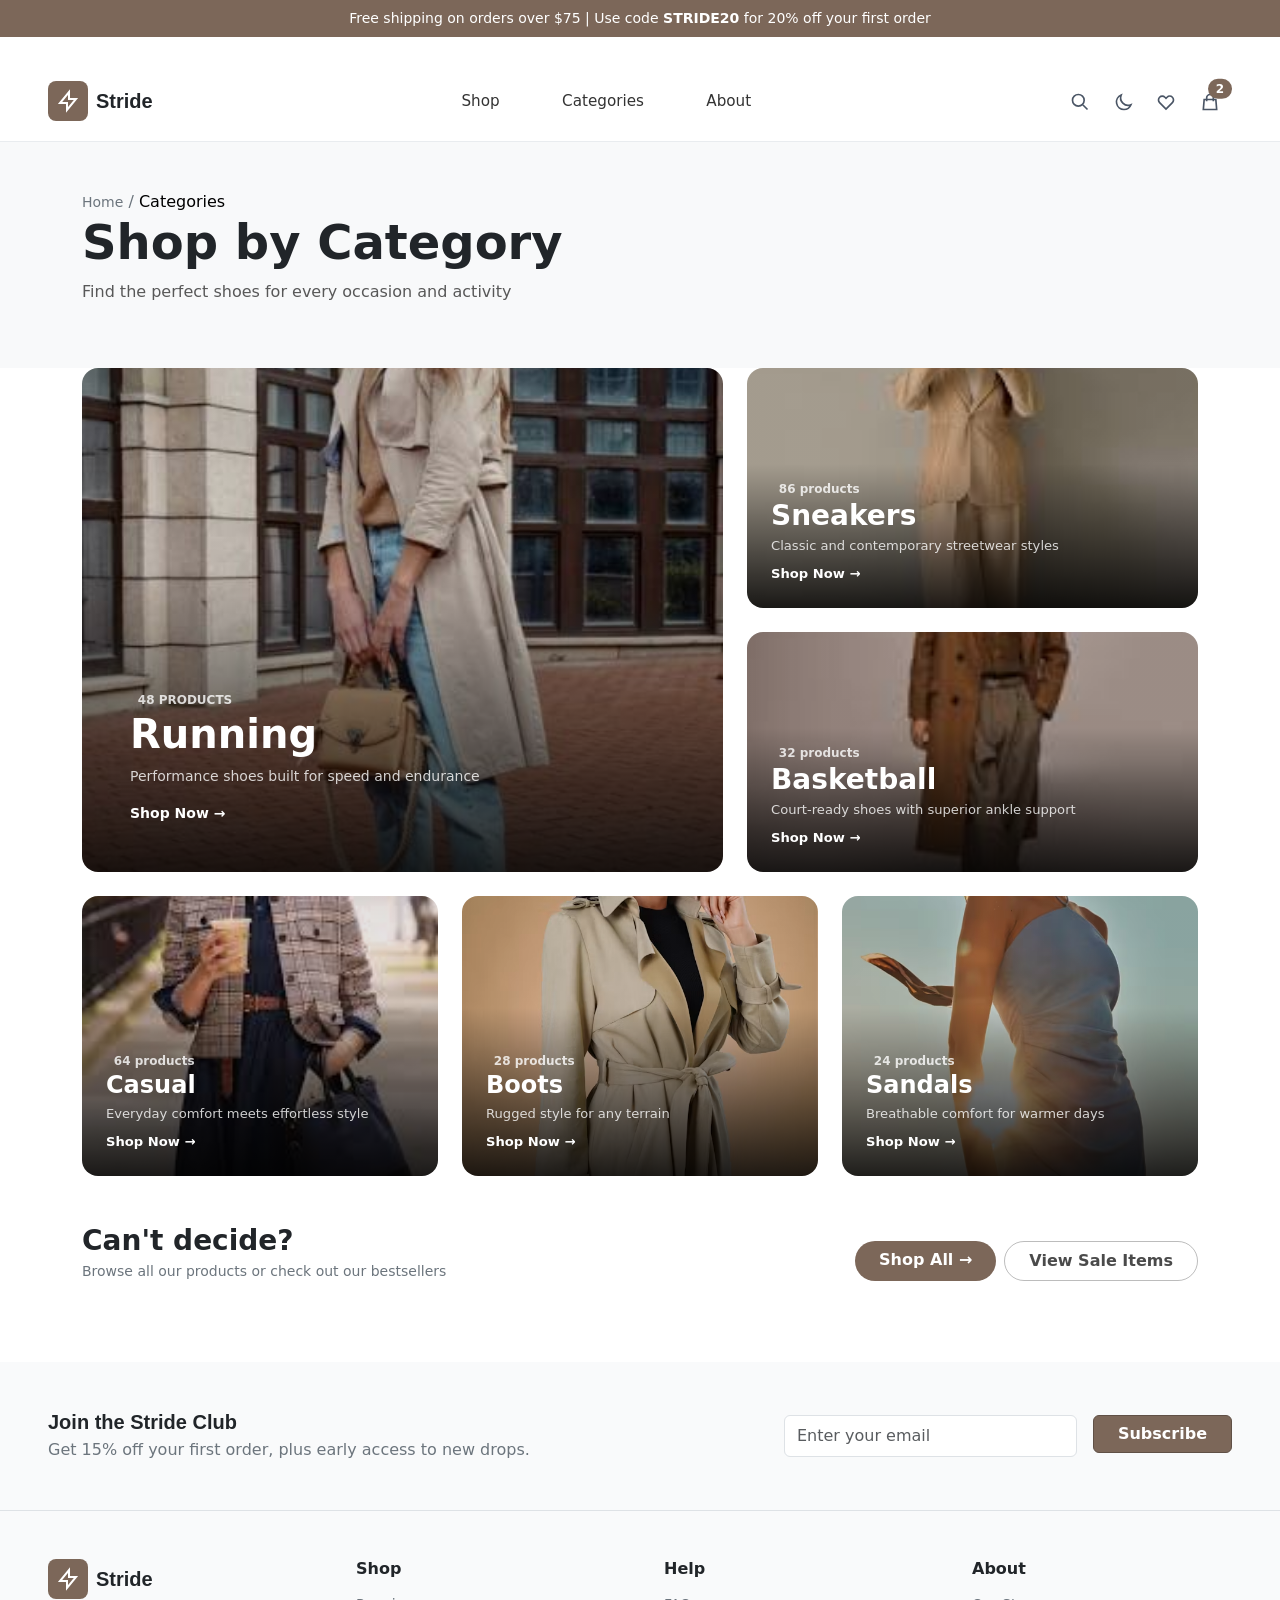
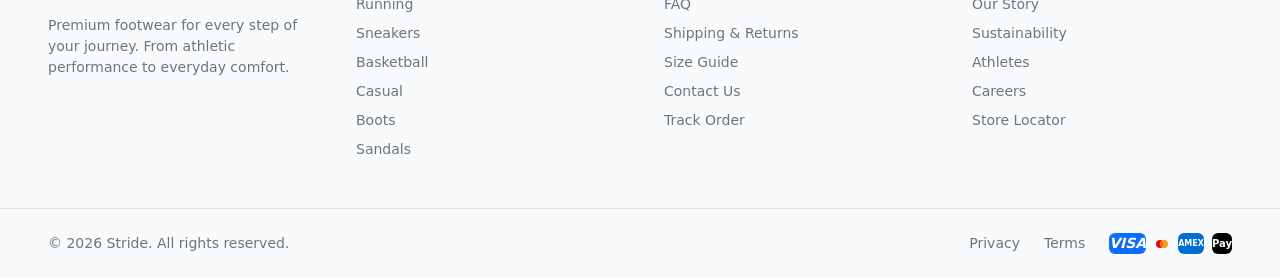
<file: pages/categories.html>
<!DOCTYPE html>
<html lang="en">

<head>
    <meta charset="UTF-8">
    <meta name="viewport" content="width=device-width, initial-scale=1.0">
    <title>Categories</title>
    <link href="https://cdn.jsdelivr.net/npm/bootstrap@5.3.8/dist/css/bootstrap.min.css" rel="stylesheet"
        integrity="sha384-sRIl4kxILFvY47J16cr9ZwB07vP4J8+LH7qKQnuqkuIAvNWLzeN8tE5YBujZqJLB" crossorigin="anonymous">
    <link rel="stylesheet" href="../assets/css/Categories.css">
</head>

<body>

    <!-- Announcement bar -->
    <div class="announcement text-center text-white small fw-medium py-2">
        Free shipping on orders over $75 | Use code <strong>STRIDE20</strong> for 20% off your first order
    </div>
    <img />
    <!-- Header -->
    <header class="header sticky-top border-bottom border-light-subtle">
        <div class="container-fluid max-width px-4 px-lg-5">
            <div class="d-flex align-items-center justify-content-between" style="height:80px">

                <button class="btn p-2 d-lg-none text-secondary" aria-label="Toggle menu">
                    <svg width="24" height="24" fill="none" stroke="currentColor" stroke-width="2" viewBox="0 0 24 24">
                        <path d="M4 6h16M4 12h16M4 18h16" />
                    </svg>
                </button>

                <a href="../index.html" class="d-flex align-items-center gap-2 text-decoration-none text-dark">
                    <span class="logo-box rounded-3 d-flex align-items-center justify-content-center">
                        <svg width="24" height="24" fill="none" stroke="white" stroke-width="2" viewBox="0 0 24 24">
                            <path d="M13 10V3L4 14h7v7l9-11h-7z" />
                        </svg>
                    </span>
                    <span class="font-display fs-5 fw-bold">Stride</span>
                </a>

                <nav class="d-none d-lg-flex align-items-center gap-4">
                    <a class="nav-link" href="shop.html" rel="noopener noreferrer">Shop</a>
                    <a class="nav-link" href="categories.html" rel="noopener noreferrer">Categories</a>
                    <a class="nav-link" href="about.html" rel="noopener noreferrer">About</a>
                </nav>

                <div class="d-flex align-items-center gap-1">
                    <button class="btn p-2 header-action" aria-label="Search">
                        <svg width="20" height="20" fill="none" stroke="currentColor" stroke-width="2"
                            viewBox="0 0 24 24">
                            <path d="M21 21l-6-6m2-5a7 7 0 11-14 0 7 7 0 0114 0z" />
                        </svg>
                    </button>

                    <button class="btn p-2 header-action" aria-label="Toggle dark mode">
                        <svg width="20" height="20" fill="none" stroke="currentColor" stroke-width="2"
                            viewBox="0 0 24 24">
                            <path
                                d="M20.354 15.354A9 9 0 018.646 3.646 9.003 9.003 0 0012 21a9.003 9.003 0 008.354-5.646z" />
                        </svg>
                    </button>

                    <a href="" class="d-none d-sm-block p-2 header-action">
                        <svg width="20" height="20" fill="none" stroke="currentColor" stroke-width="2"
                            viewBox="0 0 24 24">
                            <path
                                d="M4.318 6.318a4.5 4.5 0 000 6.364L12 20.364l7.682-7.682a4.5 4.5 0 00-6.364-6.364L12 7.636l-1.318-1.318a4.5 4.5 0 00-6.364 0z" />
                        </svg>
                    </a>

                    <a href="" class="position-relative p-2 header-action">
                        <svg width="20" height="20" fill="none" stroke="currentColor" stroke-width="2"
                            viewBox="0 0 24 24">
                            <path d="M16 11V7a4 4 0 00-8 0v4M5 9h14l1 12H4L5 9z" />
                        </svg>
                        <span
                            class="position-absolute -top-30 -end-50 translate-middle badge rounded-pill badge-cart-count">2</span>
                    </a>
                </div>
            </div>
        </div>
    </header>



    <section class="pb-5 bg-white">
        <section class="bg-off-white p-5 py-lg-8 ">
            <div class="container">

                <span class="text-secondary ">
                    <a href="../index.html" class="home-link small text-decoration-none text-secondary">Home</a> /
                    <span class="text-black">Categories</span>
                </span>
                <h1 class="fw-bold  display-5">Shop by Category</h1>
                <p class="text-gray">Find the perfect shoes for every occasion and activity</p>

            </div>
        </section>
        <div class="container">
            <div class="row g-4">

                <div class="left-part col-12 col-lg-7">
                    <a href="shop.html"
                        class="category-card rounded-4 p-4 p-md-5 text-white d-flex flex-column justify-content-end text-decoration-none h-100"
                        style="background-image: linear-gradient(to top, rgba(0,0,0,0.85) 0%, rgba(0,0,0,0.1) 60%), url('../assets/images/images\ \(1\).jpg'); background-size: cover; background-position: center;">
                        <span class="badge py-1 text-white-80 small align-self-start">48
                            PRODUCTS</span>
                        <h3 class="fw-bold display-6 mb-2">Running</h3>
                        <p class="text-white-80 small mb-3">Performance shoes built for speed and endurance</p>
                        <span class="fw-bold small">Shop Now &rarr;</span>
                    </a>
                </div>

                <div class="right-part col-12 col-lg-5 d-flex flex-column gap-4">
                    <a href="shop.html"
                        class="category-card rounded-4 p-4 text-white d-flex flex-column justify-content-end text-decoration-none"
                        style="background-image: linear-gradient(to top, rgba(0,0,0,0.85) 0%, rgba(0,0,0,0.1) 60%), url('../assets/images/images\ \(2\).jpg'); background-size: cover; background-position: center;">
                        <span class="badge py-1 text-white-80 small align-self-start">86
                            products</span>
                        <h4 class="fw-bold fs-3 mb-1">Sneakers</h4>
                        <p class="text-white-80 extra-small2 mb-2">Classic and contemporary streetwear styles</p>
                        <span class="fw-bold extra-small2">Shop Now &rarr;</span>
                    </a>

                    <a href="shop.html"
                        class="category-card rounded-4 p-4 text-white d-flex flex-column justify-content-end text-decoration-none"
                        style="background-image: linear-gradient(to top, rgba(0,0,0,0.85) 0%, rgba(0,0,0,0.1) 60%), url('../assets/images/images\ \(3\).jpg'); background-size: cover; background-position: center;">
                        <span class="badge py-1 text-white-80 small align-self-start">32
                            products</span>
                        <h4 class="fw-bold fs-3 mb-1">Basketball</h4>
                        <p class="text-white-80 extra-small2 mb-2">Court-ready shoes with superior ankle support</p>
                        <span class="fw-bold extra-small2">Shop Now &rarr;</span>
                    </a>
                </div>

                <div class="bottom-part col-12 col-md-4">
                    <a href="shop.html"
                        class="category-card rounded-4 p-4 text-white d-flex flex-column justify-content-end text-decoration-none bottom-card-height"
                        style="background-image: linear-gradient(to top, rgba(0,0,0,0.85) 0%, rgba(0,0,0,0.1) 60%), url('../assets/images/images\ \(4\).jpg'); background-size: cover; background-position: center;">
                        <span class="badge py-1 text-white-80 small align-self-start">64
                            products</span>
                        <h4 class="fw-bold fs-4 mb-1">Casual</h4>
                        <p class="text-white-80 extra-small2 mb-2">Everyday comfort meets effortless style</p>
                        <span class="fw-bold extra-small2">Shop Now &rarr;</span>
                    </a>
                </div>

                <div class="col-12 col-md-4">
                    <a href="shop.html"
                        class="category-card rounded-4 p-4 text-white d-flex flex-column justify-content-end text-decoration-none bottom-card-height"
                        style="background-image: linear-gradient(to top, rgba(0,0,0,0.85) 0%, rgba(0,0,0,0.1) 60%), url('../assets/images/shop5.avif'); background-size: cover; background-position: center;">
                        <span class="badge py-1 text-white-80 small align-self-start">28
                            products</span>
                        <h4 class="fw-bold fs-4 mb-1">Boots</h4>
                        <p class="text-white-80 extra-small2 mb-2">Rugged style for any terrain</p>
                        <span class="fw-bold extra-small2">Shop Now &rarr;</span>
                    </a>
                </div>

                <div class="col-12 col-md-4">
                    <a href="shop.html"
                        class="category-card rounded-4 p-4 text-white d-flex flex-column justify-content-end text-decoration-none bottom-card-height"
                        style="background-image: linear-gradient(to top, rgba(0,0,0,0.85) 0%, rgba(0,0,0,0.1) 60%), url('../assets/images/shop4.avif'); background-size: cover; background-position: center;">
                        <span class="badge py-1 text-white-80 small align-self-start">24
                            products</span>
                        <h4 class="fw-bold fs-4 mb-1">Sandals</h4>
                        <p class="text-white-80 extra-small2 mb-2">Breathable comfort for warmer days</p>
                        <span class="fw-bold extra-small2">Shop Now &rarr;</span>
                    </a>
                </div>

            </div>
        </div>
    </section>

    <div class="container">
        <div class="third1 row align-items-center pb-3 mb-5  g-4">
            <div class="col-12 col-lg-6">
                <h3 class="fw-bold mb-1">Can't decide?</h3>
                <p class="text-secondary small">
                    Browse all our products or check out our bestsellers
                </p>
            </div>
            <div class="col-12 col-lg-6">
                <div class="d-flex gap-2 justify-content-lg-end">
                    <a href="shop.html" class=" bg-orange5 text-white fw-bold px-4 flex-shrink-0 text-decoration-none">
                        Shop All &rarr;
                    </a>
                    <a href="shop.html" class=" vsi-btn fw-bold px-4 flex-shrink-0 text-decoration-none">
                        View Sale Items
                    </a>
                </div>
            </div>
        </div>
    </div>


    <!-- Footer -->
    <footer class="footer">

        <section class="border-bottom py-5">
            <div class="container-fluid max-width px-4 px-lg-5">
                <div class="d-flex flex-column flex-lg-row align-items-center justify-content-between gap-4">
                    <div class="text-center text-lg-start">
                        <h3 class="font-display fs-5 fw-bold mb-1">Join the Stride Club</h3>
                        <p class="text-secondary mb-0">Get 15% off your first order, plus early access to new drops.</p>
                    </div>

                    <!-- 1. Added id="js-form" and novalidate -->
                    <form id="js-form" class="w-100" style="max-width:448px" novalidate>
                        <div class="d-flex gap-3">
                            <div class="w-100">
                                <!-- 2. Added id="email-input" -->
                                <input type="email" id="email-input" class="form-control py-2"
                                    placeholder="Enter your email">
                                <!-- 3. Added feedback container -->
                                <div id="email-feedback" class="d-none"></div>
                            </div>
                            <button type="submit"
                                class="btn btn-theme-primary px-4 fw-semibold align-self-start">Subscribe</button>
                        </div>
                    </form>
                </div>
            </div>
        </section>

        <section class="py-5">
            <div class="container-fluid max-width px-4 px-lg-5">
                <div class="row g-5">

                    <div class="col-12 col-sm-6 col-lg-3">
                        <a href="" class="d-flex align-items-center gap-2 text-dark text-decoration-none">
                            <span class="logo-box rounded-3 d-flex align-items-center justify-content-center">
                                <svg width="24" height="24" fill="none" stroke="white" stroke-width="2"
                                    viewBox="0 0 24 24">
                                    <path d="M13 10V3L4 14h7v7l9-11h-7z" />
                                </svg>
                            </span>
                            <span class="font-display fs-5 fw-bold">Stride</span>
                        </a>

                        <p class="small text-secondary mt-3">
                            Premium footwear for every step of your journey. From athletic performance to everyday
                            comfort.
                        </p>

                        <div class="d-flex gap-3 mt-4 text-secondary">
                            <a href="" class="text-secondary fs-5 active-link-hover" aria-label="Instagram"><i
                                    class="bi bi-instagram"></i></a>
                            <a href="" class="text-secondary fs-5 active-link-hover" aria-label="Facebook"><i
                                    class="bi bi-facebook"></i></a>
                            <a href="" class="text-secondary fs-5 active-link-hover" aria-label="Twitter"><i
                                    class="bi bi-twitter-x"></i></a>
                            <a href="" class="text-secondary fs-5 active-link-hover" aria-label="YouTube"><i
                                    class="bi bi-youtube"></i></a>
                            <a href="" class="text-secondary fs-5 active-link-hover" aria-label="TikTok"><i
                                    class="bi bi-tiktok"></i></a>
                        </div>
                    </div>

                    <div class="col-12 col-sm-6 col-lg-3">
                        <h4 class="fs-6 fw-semibold">Shop</h4>
                        <nav class="d-flex flex-column gap-2 mt-3">
                            <a href="shop.html"
                                class="small text-secondary text-decoration-none active-link-hover">Running</a>
                            <a href="shop.html"
                                class="small text-secondary text-decoration-none active-link-hover">Sneakers</a>
                            <a href="shop.html"
                                class="small text-secondary text-decoration-none active-link-hover">Basketball</a>
                            <a href="shop.html"
                                class="small text-secondary text-decoration-none active-link-hover">Casual</a>
                            <a href="shop.html"
                                class="small text-secondary text-decoration-none active-link-hover">Boots</a>
                            <a href="shop.html"
                                class="small text-secondary text-decoration-none active-link-hover">Sandals</a>
                        </nav>
                    </div>

                    <div class="col-12 col-sm-6 col-lg-3">
                        <h4 class="fs-6 fw-semibold">Help</h4>
                        <nav class="d-flex flex-column gap-2 mt-3">
                            <a href="" class="small text-secondary text-decoration-none active-link-hover">FAQ</a>
                            <a href="" class="small text-secondary text-decoration-none active-link-hover">Shipping &
                                Returns</a>
                            <a href="" class="small text-secondary text-decoration-none active-link-hover">Size
                                Guide</a>
                            <a href="" class="small text-secondary text-decoration-none active-link-hover">Contact
                                Us</a>
                            <a href="" class="small text-secondary text-decoration-none active-link-hover">Track
                                Order</a>
                        </nav>
                    </div>

                    <div class="col-12 col-sm-6 col-lg-3">
                        <h4 class="fs-6 fw-semibold">About</h4>
                        <nav class="d-flex flex-column gap-2 mt-3">
                            <a href="about.html" class="small text-secondary text-decoration-none active-link-hover">Our
                                Story</a>
                            <a href="about.html"
                                class="small text-secondary text-decoration-none active-link-hover">Sustainability</a>
                            <a href="about.html"
                                class="small text-secondary text-decoration-none active-link-hover">Athletes</a>
                            <a href="about.html"
                                class="small text-secondary text-decoration-none active-link-hover">Careers</a>
                            <a href="about.html"
                                class="small text-secondary text-decoration-none active-link-hover">Store
                                Locator</a>
                        </nav>
                    </div>

                </div>
            </div>
        </section>

        <section class="border-top py-4">
            <div class="container-fluid max-width px-4 px-lg-5">
                <div class="d-flex flex-column flex-sm-row align-items-center justify-content-between gap-3">
                    <p class="small text-secondary mb-0">&copy; 2026 Stride. All rights reserved.</p>

                    <div class="d-flex align-items-center gap-4">
                        <a href="" class="small text-secondary text-decoration-none active-link-hover">Privacy</a>
                        <a href="" class="small text-secondary text-decoration-none active-link-hover">Terms</a>

                        <div class="d-flex gap-2">
                            <span
                                class="payment rounded bg-primary d-flex align-items-center justify-content-center text-white small fw-bold fst-italic">VISA</span>
                            <span class="payment rounded bg-light d-flex align-items-center justify-content-center">
                                <svg width="16" height="16" viewBox="0 0 24 24">
                                    <circle cx="9" cy="12" r="6" fill="#EB001B" />
                                    <circle cx="15" cy="12" r="6" fill="#F79E1B" />
                                    <path d="M12 7.5a6 6 0 000 9 6 6 0 000-9z" fill="#FF5F00" />
                                </svg>
                            </span>
                            <span
                                class="payment rounded d-flex align-items-center justify-content-center text-white fw-bold"
                                style="background:#006FCF;font-size:8px">AMEX</span>
                            <span
                                class="payment rounded bg-black d-flex align-items-center justify-content-center text-white fw-bold"
                                style="font-size:10px">Pay</span>
                        </div>
                    </div>
                </div>
            </div>
        </section>

    </footer>

    <!-- Bootstrap Bundle JS -->
    <script src="https://cdn.jsdelivr.net/npm/bootstrap@5.3.8/dist/js/bootstrap.bundle.min.js"
        integrity="sha384-FKyoEForCGlyvwx9Hj09JcYn3nv7wiPVlz7YYwJrWVcXK/BmnVDxM+D2scQbITxI"
        crossorigin="anonymous"></script>

    <!-- Custom Inline JavaScript separated into its own block -->
    <script>
        document.getElementById("js-form").addEventListener("submit", function (e) {
            e.preventDefault();

            const emailInput = document.getElementById("email-input");
            const emailValue = emailInput.value.trim();
            const emailFeedback = document.getElementById("email-feedback");

            emailFeedback.classList.add("d-none");
            emailInput.classList.remove("is-valid", "is-invalid");

            if (emailValue === "") {
                Error(emailInput, emailFeedback, "Enter your email.");
                return;
            }

            const emailRegex = /^[^\s@]+@[^\s@]+\.[^\s@]+$/;
            if (!emailRegex.test(emailValue)) {
                Error(emailInput, emailFeedback, "Enter a valid email.");
                return;
            }

            Success(emailInput, emailFeedback, "Subscribed successfully!");
            emailInput.value = "";
        });

        function Error(input, feedback, msg) {
            input.classList.add("is-invalid");
            feedback.textContent = msg;
            feedback.className = "small mt-2 text-danger d-block";
        }

        function Success(input, feedback, msg) {
            input.classList.add("is-valid");
            feedback.textContent = msg;
            feedback.className = "small mt-2 text-success d-block";
        }
    </script>
</body>

</html>
</file>
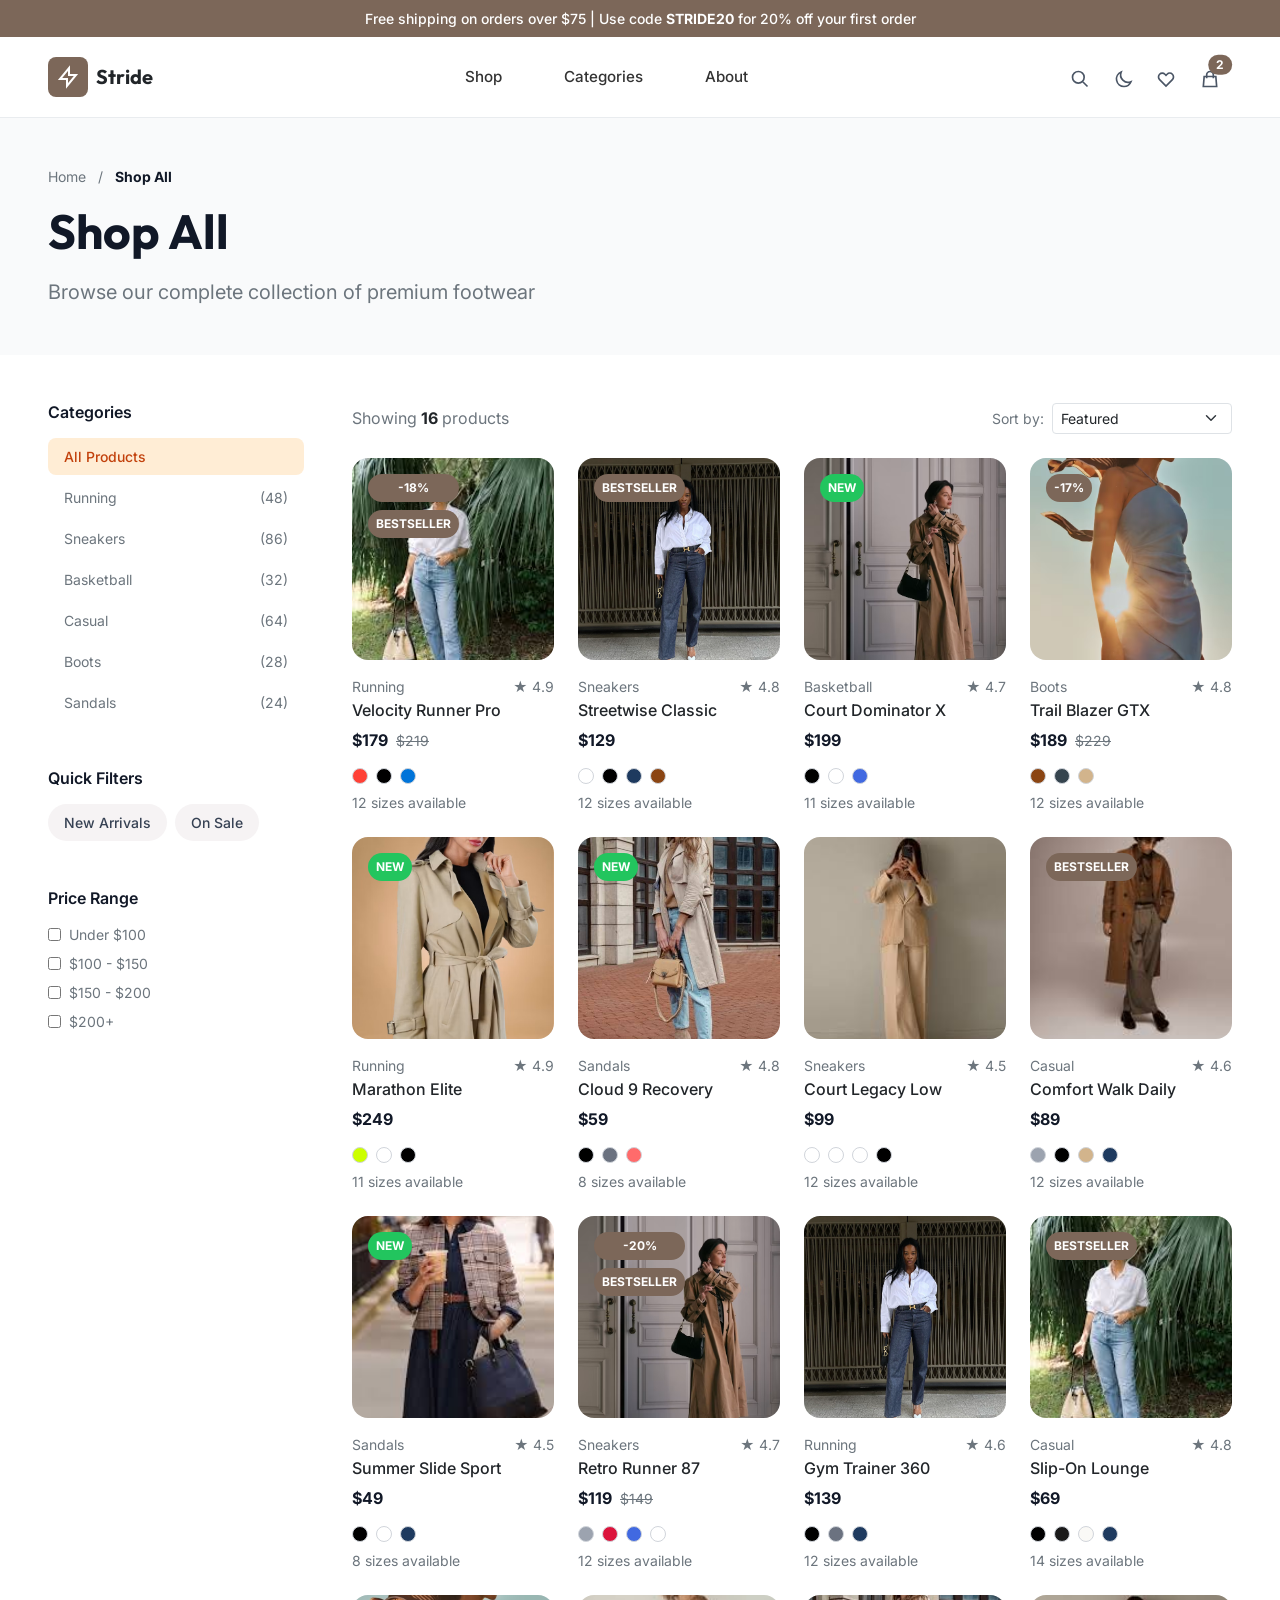
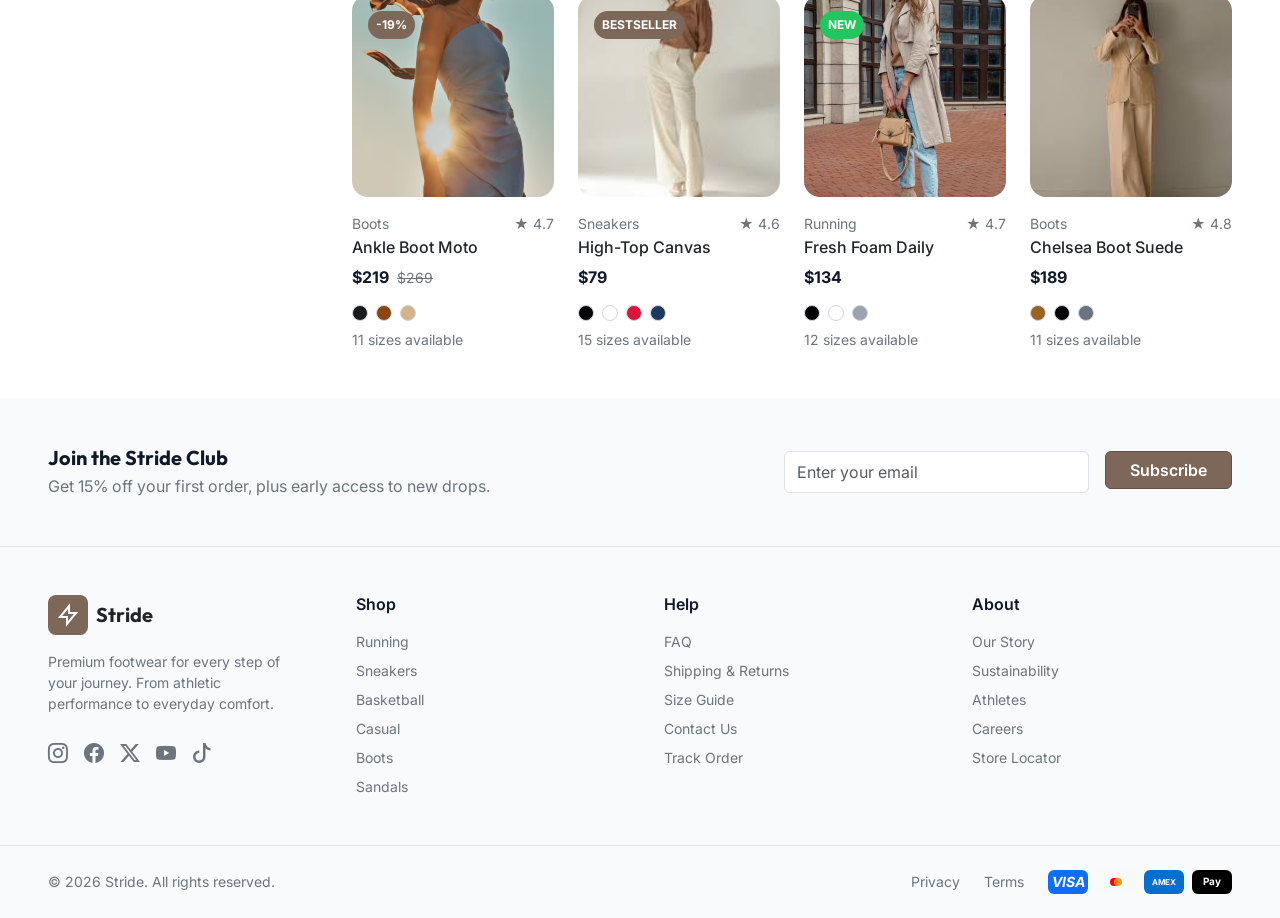
<file: pages/shop.html>
<!DOCTYPE html>
<html lang="en">

<head>
    <meta charset="UTF-8">
    <meta name="viewport" content="width=device-width, initial-scale=1.0">
    <title>Shop</title>
    <link rel="stylesheet" href="../assets/css/bootstrap.min.css">
    <link href="https://cdn.jsdelivr.net/npm/bootstrap-icons@1.11.3/font/bootstrap-icons.min.css" rel="stylesheet">

    <link
        href="https://fonts.googleapis.com/css2?family=Inter:wght@400;500;600;700&amp;family=Outfit:wght@400;500;600;700;800&amp;display=swap"
        rel="stylesheet"> <!-- Theme Script -->

    <link rel="stylesheet" href="../assets/css/shop.css">

</head>

<body>

    <!-- Announcement bar -->
    <div class="announcement text-center text-white small fw-medium py-2">
        Free shipping on orders over $75 | Use code <strong>STRIDE20</strong> for 20% off your first order
    </div>

    <!-- Header -->
    <header class="header sticky-top border-bottom border-light-subtle">
        <div class="container-fluid max-width px-4 px-lg-5">
            <div class="d-flex align-items-center justify-content-between" style="height:80px">

                <button class="btn p-2 d-lg-none text-secondary" aria-label="Toggle menu">
                    <svg width="24" height="24" fill="none" stroke="currentColor" stroke-width="2" viewBox="0 0 24 24">
                        <path d="M4 6h16M4 12h16M4 18h16" />
                    </svg>
                </button>

                <a href="../index.html"
                    class="d-flex align-items-center gap-2 text-decoration-none text-dark">
                    <span class="logo-box rounded-3 d-flex align-items-center justify-content-center">
                        <svg width="24" height="24" fill="none" stroke="white" stroke-width="2" viewBox="0 0 24 24">
                            <path d="M13 10V3L4 14h7v7l9-11h-7z" />
                        </svg>
                    </span>
                    <span class="font-display fs-5 fw-bold">Stride</span>
                </a>

                <nav class="d-none d-lg-flex align-items-center gap-4">
                    <a class="nav-link" href="shop.html" rel="noopener noreferrer">Shop</a>
                    <a class="nav-link" href="categories.html"
                        rel="noopener noreferrer">Categories</a>
                    <a class="nav-link" href="about.html" rel="noopener noreferrer">About</a>
                </nav>

                <div class="d-flex align-items-center gap-1">
                    <button class="btn p-2 header-action" aria-label="Search">
                        <svg width="20" height="20" fill="none" stroke="currentColor" stroke-width="2"
                            viewBox="0 0 24 24">
                            <path d="M21 21l-6-6m2-5a7 7 0 11-14 0 7 7 0 0114 0z" />
                        </svg>
                    </button>

                    <button class="btn p-2 header-action" aria-label="Toggle dark mode">
                        <svg width="20" height="20" fill="none" stroke="currentColor" stroke-width="2"
                            viewBox="0 0 24 24">
                            <path
                                d="M20.354 15.354A9 9 0 018.646 3.646 9.003 9.003 0 0012 21a9.003 9.003 0 008.354-5.646z" />
                        </svg>
                    </button>

                    <a href="" class="d-none d-sm-block p-2 header-action">
                        <svg width="20" height="20" fill="none" stroke="currentColor" stroke-width="2"
                            viewBox="0 0 24 24">
                            <path
                                d="M4.318 6.318a4.5 4.5 0 000 6.364L12 20.364l7.682-7.682a4.5 4.5 0 00-6.364-6.364L12 7.636l-1.318-1.318a4.5 4.5 0 00-6.364 0z" />
                        </svg>
                    </a>

                    <a href="" class="position-relative p-2 header-action">
                        <svg width="20" height="20" fill="none" stroke="currentColor" stroke-width="2"
                            viewBox="0 0 24 24">
                            <path d="M16 11V7a4 4 0 00-8 0v4M5 9h14l1 12H4L5 9z" />
                        </svg>
                        <span
                            class="position-absolute -top-30 -end-50 translate-middle badge rounded-pill badge-cart-count">2</span>
                    </a>
                </div>
            </div>
        </div>
    </header>

    <main>

        <!-- Hero -->
        <section class="hero py-5">
            <div class="container-fluid max-width px-4 px-lg-5">
                <nav class="small mb-3">
                    <a href="../index.html"
                        class="text-secondary text-decoration-none active-link-hover">Home</a>
                    <span class="text-secondary mx-2">/</span>
                    <strong>Shop All</strong>
                </nav>

                <h1 class="font-display display-5 fw-bold mb-0">Shop All</h1>
                <p class="fs-5 text-secondary mt-3 mb-0">Browse our complete collection of premium footwear</p>
            </div>
        </section>

        <section class="py-5">
            <div class="container-fluid max-width px-4 px-lg-5">
                <div class="d-flex flex-column flex-lg-row gap-5">

                    <!-- Sidebar filters -->
                    <aside class="sidebar flex-shrink-0">
                        <div class="sidebar-sticky">

                            <h3 class="fs-6 fw-semibold mb-3">Categories</h3>

                            <nav class="d-flex flex-column gap-1 mb-5">
                                <a href=""
                                    class="rounded-3 px-3 py-2 small fw-medium bg-warning-subtle text-warning-emphasis active-category">All
                                    Products</a>
                                <a href=""
                                    class="d-flex justify-content-between rounded-3 px-3 py-2 small text-secondary category-hover"><span>Running</span><span>(48)</span></a>
                                <a href=""
                                    class="d-flex justify-content-between rounded-3 px-3 py-2 small text-secondary category-hover"><span>Sneakers</span><span>(86)</span></a>
                                <a href=""
                                    class="d-flex justify-content-between rounded-3 px-3 py-2 small text-secondary category-hover"><span>Basketball</span><span>(32)</span></a>
                                <a href=""
                                    class="d-flex justify-content-between rounded-3 px-3 py-2 small text-secondary category-hover"><span>Casual</span><span>(64)</span></a>
                                <a href=""
                                    class="d-flex justify-content-between rounded-3 px-3 py-2 small text-secondary category-hover"><span>Boots</span><span>(28)</span></a>
                                <a href=""
                                    class="d-flex justify-content-between rounded-3 px-3 py-2 small text-secondary category-hover"><span>Sandals</span><span>(24)</span></a>
                            </nav>

                            <h3 class="fs-6 fw-semibold mb-3">Quick Filters</h3>

                            <div class="d-flex flex-wrap gap-2 mb-5">
                                <a href=""
                                    class="rounded-pill bg-light px-3 py-2 small fw-medium text-decoration-none filter-btn">New
                                    Arrivals</a>
                                <a href=""
                                    class="rounded-pill bg-light px-3 py-2 small fw-medium text-decoration-none filter-btn">On
                                    Sale</a>
                            </div>

                            <h3 class="fs-6 fw-semibold mb-3">Price Range</h3>

                            <div class="d-flex flex-column gap-2">
                                <label class="d-flex align-items-center gap-2 small text-secondary"><input
                                        type="checkbox"> Under $100</label>
                                <label class="d-flex align-items-center gap-2 small text-secondary"><input
                                        type="checkbox"> $100 - $150</label>
                                <label class="d-flex align-items-center gap-2 small text-secondary"><input
                                        type="checkbox"> $150 - $200</label>
                                <label class="d-flex align-items-center gap-2 small text-secondary"><input
                                        type="checkbox"> $200+</label>
                            </div>
                        </div>
                    </aside>

                    <div class="flex-grow-1">

                        <div class="d-flex flex-wrap align-items-center justify-content-between gap-3 mb-4">
                            <p class="text-secondary mb-0">
                                Showing <strong class="text-dark">16</strong> products
                            </p>

                            <label class="d-flex align-items-center gap-2 small text-secondary">
                                Sort by:
                                <select class="form-select form-select-sm" style="width:180px">
                                    <option selected>Featured</option>
                                    <option>Newest</option>
                                    <option>Price: Low to High</option>
                                    <option>Price: High to Low</option>
                                    <option>Top Rated</option>
                                </select>
                            </label>
                        </div>

                        <!-- Product grid -->
                        <div class="products d-grid gap-4">

                            <article class="product">
                                <a href=""
                                    class="product-image position-relative d-block overflow-hidden rounded-4 bg-light text-decoration-none">
                                    <img src="../assets/images/shop2.jpg" alt="Velocity Runner Pro">
                                    <div class="position-absolute top-0 start-0 p-3 d-flex flex-column gap-2">
                                        <span class="badge badge-sale rounded-pill px-2 py-2">-18%</span>
                                        <span class="badge badge-best rounded-pill px-2 py-2">BESTSELLER</span>
                                    </div>
                                    <div class="product-actions d-flex gap-2">
                                        <button
                                            class="btn bg-white shadow flex-grow-1 fw-semibold product-btn cart-button">
                                            <svg width="16" height="16" fill="none" stroke="currentColor"
                                                stroke-width="2" viewBox="0 0 24 24" class="me-1">
                                                <path d="M16 11V7a4 4 0 00-8 0v4M5 9h14l1 12H4L5 9z" />
                                            </svg>
                                            Add to Cart</button>
                                        <button class="btn bg-white shadow product-btn">
                                            <svg width="18" height="18" fill="none" stroke="currentColor"
                                                stroke-width="2" viewBox="0 0 24 24">
                                                <path
                                                    d="M4.318 6.318a4.5 4.5 0 000 6.364L12 20.364l7.682-7.682a4.5 4.5 0 00-6.364-6.364L12 7.636l-1.318-1.318a4.5 4.5 0 00-6.364 0z" />
                                            </svg>
                                        </button>
                                    </div>
                                </a>
                                <div class="pt-3">
                                    <div class="d-flex justify-content-between gap-2">
                                        <div class="min-w-0">
                                            <p class="small text-secondary mb-1">Running</p>
                                            <h3 class="fs-6 fw-medium text-truncate mb-0"><a href=""
                                                    class="text-dark text-decoration-none active-link-hover">Velocity
                                                    Runner Pro</a></h3>
                                        </div>
                                        <span class="small text-secondary flex-shrink-0">★ 4.9</span>
                                    </div>
                                    <div class="mt-2"><strong>$179</strong> <del
                                            class="small text-secondary ms-1">$219</del></div>
                                    <div class="d-flex gap-2 mt-3">
                                        <span class="color rounded-circle" style="background:#FF4136"></span>
                                        <span class="color rounded-circle" style="background:#000"></span>
                                        <span class="color rounded-circle" style="background:#0074D9"></span>
                                    </div>
                                    <p class="small text-secondary mt-2 mb-0">12 sizes available</p>
                                </div>
                            </article>

                            <article class="product">
                                <a href=""
                                    class="product-image position-relative d-block overflow-hidden rounded-4 bg-light text-decoration-none">
                                    <img src="../assets/images/shop1.jpg" alt="Streetwise Classic">
                                    <div class="position-absolute top-0 start-0 p-3"><span
                                            class="badge badge-best rounded-pill px-2 py-2">BESTSELLER</span></div>
                                    <div class="product-actions d-flex gap-2">
                                        <button
                                            class="btn bg-white shadow flex-grow-1 fw-semibold product-btn cart-button">
                                            <svg width="16" height="16" fill="none" stroke="currentColor"
                                                stroke-width="2" viewBox="0 0 24 24" class="me-1">
                                                <path d="M16 11V7a4 4 0 00-8 0v4M5 9h14l1 12H4L5 9z" />
                                            </svg>
                                            Add to Cart
                                        </button>
                                        <button class="btn bg-white shadow product-btn">
                                            <svg width="18" height="18" fill="none" stroke="currentColor"
                                                stroke-width="2" viewBox="0 0 24 24">
                                                <path
                                                    d="M4.318 6.318a4.5 4.5 0 000 6.364L12 20.364l7.682-7.682a4.5 4.5 0 00-6.364-6.364L12 7.636l-1.318-1.318a4.5 4.5 0 00-6.364 0z" />
                                            </svg>
                                        </button>
                                    </div>
                                </a>
                                <div class="pt-3">
                                    <div class="d-flex justify-content-between gap-2">
                                        <div>
                                            <p class="small text-secondary mb-1">Sneakers</p>
                                            <h3 class="fs-6 fw-medium mb-0"><a href=""
                                                    class="text-dark text-decoration-none active-link-hover">Streetwise
                                                    Classic</a></h3>
                                        </div><span class="small text-secondary">★ 4.8</span>
                                    </div>
                                    <div class="mt-2"><strong>$129</strong></div>
                                    <div class="d-flex gap-2 mt-3"><span class="color rounded-circle"
                                            style="background:#fff"></span><span class="color rounded-circle"
                                            style="background:#000"></span><span class="color rounded-circle"
                                            style="background:#1e3a5f"></span><span class="color rounded-circle"
                                            style="background:#8B4513"></span></div>
                                    <p class="small text-secondary mt-2 mb-0">12 sizes available</p>
                                </div>
                            </article>

                            <article class="product">
                                <a href=""
                                    class="product-image position-relative d-block overflow-hidden rounded-4 bg-light text-decoration-none">
                                    <img src="../assets/images/hero.avif" alt="Court Dominator X">
                                    <div class="position-absolute top-0 start-0 p-3"><span
                                            class="badge badge-new rounded-pill px-2 py-2">NEW</span></div>
                                    <div class="product-actions d-flex gap-2">
                                        <button
                                            class="btn bg-white shadow flex-grow-1 fw-semibold product-btn cart-button">
                                            <svg width="16" height="16" fill="none" stroke="currentColor"
                                                stroke-width="2" viewBox="0 0 24 24" class="me-1">
                                                <path d="M16 11V7a4 4 0 00-8 0v4M5 9h14l1 12H4L5 9z" />
                                            </svg>
                                            Add to Cart
                                        </button>
                                        <button class="btn bg-white shadow product-btn">
                                            <svg width="18" height="18" fill="none" stroke="currentColor"
                                                stroke-width="2" viewBox="0 0 24 24">
                                                <path
                                                    d="M4.318 6.318a4.5 4.5 0 000 6.364L12 20.364l7.682-7.682a4.5 4.5 0 00-6.364-6.364L12 7.636l-1.318-1.318a4.5 4.5 0 00-6.364 0z" />
                                            </svg>
                                        </button>
                                    </div>
                                </a>
                                <div class="pt-3">
                                    <div class="d-flex justify-content-between gap-2">
                                        <div>
                                            <p class="small text-secondary mb-1">Basketball</p>
                                            <h3 class="fs-6 fw-medium mb-0"><a href=""
                                                    class="text-dark text-decoration-none active-link-hover">Court
                                                    Dominator X</a></h3>
                                        </div><span class="small text-secondary">★ 4.7</span>
                                    </div>
                                    <div class="mt-2"><strong>$199</strong></div>
                                    <div class="d-flex gap-2 mt-3"><span class="color rounded-circle"
                                            style="background:#000"></span><span class="color rounded-circle"
                                            style="background:#fff"></span><span class="color rounded-circle"
                                            style="background:#4169E1"></span></div>
                                    <p class="small text-secondary mt-2 mb-0">11 sizes available</p>
                                </div>
                            </article>

                            <article class="product">
                                <a href=""
                                    class="product-image position-relative d-block overflow-hidden rounded-4 bg-light text-decoration-none">
                                    <img src="../assets/images/shop4.avif" alt="Trail Blazer GTX">
                                    <div class="position-absolute top-0 start-0 p-3"><span
                                            class="badge badge-sale rounded-pill px-2 py-2">-17%</span></div>
                                    <div class="product-actions d-flex gap-2">
                                        <button
                                            class="btn bg-white shadow flex-grow-1 fw-semibold product-btn cart-button">
                                            <svg width="16" height="16" fill="none" stroke="currentColor"
                                                stroke-width="2" viewBox="0 0 24 24" class="me-1">
                                                <path d="M16 11V7a4 4 0 00-8 0v4M5 9h14l1 12H4L5 9z" />
                                            </svg>
                                            Add to Cart
                                        </button>
                                        <button class="btn bg-white shadow product-btn">
                                            <svg width="18" height="18" fill="none" stroke="currentColor"
                                                stroke-width="2" viewBox="0 0 24 24">
                                                <path
                                                    d="M4.318 6.318a4.5 4.5 0 000 6.364L12 20.364l7.682-7.682a4.5 4.5 0 00-6.364-6.364L12 7.636l-1.318-1.318a4.5 4.5 0 00-6.364 0z" />
                                            </svg>
                                        </button>
                                    </div>
                                </a>
                                <div class="pt-3">
                                    <div class="d-flex justify-content-between gap-2">
                                        <div>
                                            <p class="small text-secondary mb-1">Boots</p>
                                            <h3 class="fs-6 fw-medium mb-0"><a href=""
                                                    class="text-dark text-decoration-none active-link-hover">Trail
                                                    Blazer GTX</a></h3>
                                        </div><span class="small text-secondary">★ 4.8</span>
                                    </div>
                                    <div class="mt-2"><strong>$189</strong> <del
                                            class="small text-secondary ms-1">$229</del></div>
                                    <div class="d-flex gap-2 mt-3"><span class="color rounded-circle"
                                            style="background:#8B4513"></span><span class="color rounded-circle"
                                            style="background:#36454F"></span><span class="color rounded-circle"
                                            style="background:#D2B48C"></span></div>
                                    <p class="small text-secondary mt-2 mb-0">12 sizes available</p>
                                </div>
                            </article>

                            <article class="product">
                                <a href=""
                                    class="product-image position-relative d-block overflow-hidden rounded-4 bg-light text-decoration-none">
                                    <img src="../assets/images/shop5.avif" alt="Marathon Elite">
                                    <div class="position-absolute top-0 start-0 p-3"><span
                                            class="badge badge-new rounded-pill px-2 py-2">NEW</span></div>
                                    <div class="product-actions d-flex gap-2">
                                        <button
                                            class="btn bg-white shadow flex-grow-1 fw-semibold product-btn cart-button">
                                            <svg width="16" height="16" fill="none" stroke="currentColor"
                                                stroke-width="2" viewBox="0 0 24 24" class="me-1">
                                                <path d="M16 11V7a4 4 0 00-8 0v4M5 9h14l1 12H4L5 9z" />
                                            </svg>
                                            Add to Cart
                                        </button>
                                        <button class="btn bg-white shadow product-btn">
                                            <svg width="18" height="18" fill="none" stroke="currentColor"
                                                stroke-width="2" viewBox="0 0 24 24">
                                                <path
                                                    d="M4.318 6.318a4.5 4.5 0 000 6.364L12 20.364l7.682-7.682a4.5 4.5 0 00-6.364-6.364L12 7.636l-1.318-1.318a4.5 4.5 0 00-6.364 0z" />
                                            </svg>
                                        </button>
                                    </div>
                                </a>
                                <div class="pt-3">
                                    <div class="d-flex justify-content-between gap-2">
                                        <div>
                                            <p class="small text-secondary mb-1">Running</p>
                                            <h3 class="fs-6 fw-medium mb-0"><a href=""
                                                    class="text-dark text-decoration-none active-link-hover">Marathon
                                                    Elite</a></h3>
                                        </div><span class="small text-secondary">★ 4.9</span>
                                    </div>
                                    <div class="mt-2"><strong>$249</strong></div>
                                    <div class="d-flex gap-2 mt-3"><span class="color rounded-circle"
                                            style="background:#CCFF00"></span><span class="color rounded-circle"
                                            style="background:#fff"></span><span class="color rounded-circle"
                                            style="background:#000"></span></div>
                                    <p class="small text-secondary mt-2 mb-0">11 sizes available</p>
                                </div>
                            </article>

                            <article class="product">
                                <a href=""
                                    class="product-image position-relative d-block overflow-hidden rounded-4 bg-light text-decoration-none">
                                    <img src="../assets/images/images (1).jpg" alt="Cloud 9 Recovery">
                                    <div class="position-absolute top-0 start-0 p-3"><span
                                            class="badge badge-new rounded-pill px-2 py-2">NEW</span></div>
                                    <div class="product-actions d-flex gap-2">
                                        <button
                                            class="btn bg-white shadow flex-grow-1 fw-semibold product-btn cart-button">
                                            <svg width="16" height="16" fill="none" stroke="currentColor"
                                                stroke-width="2" viewBox="0 0 24 24" class="me-1">
                                                <path d="M16 11V7a4 4 0 00-8 0v4M5 9h14l1 12H4L5 9z" />
                                            </svg>
                                            Add to Cart
                                        </button>
                                        <button class="btn bg-white shadow product-btn">
                                            <svg width="18" height="18" fill="none" stroke="currentColor"
                                                stroke-width="2" viewBox="0 0 24 24">
                                                <path
                                                    d="M4.318 6.318a4.5 4.5 0 000 6.364L12 20.364l7.682-7.682a4.5 4.5 0 00-6.364-6.364L12 7.636l-1.318-1.318a4.5 4.5 0 00-6.364 0z" />
                                            </svg>
                                        </button>
                                    </div>
                                </a>
                                <div class="pt-3">
                                    <div class="d-flex justify-content-between gap-2">
                                        <div>
                                            <p class="small text-secondary mb-1">Sandals</p>
                                            <h3 class="fs-6 fw-medium mb-0"><a href=""
                                                    class="text-dark text-decoration-none active-link-hover">Cloud 9
                                                    Recovery</a></h3>
                                        </div><span class="small text-secondary">★ 4.8</span>
                                    </div>
                                    <div class="mt-2"><strong>$59</strong></div>
                                    <div class="d-flex gap-2 mt-3"><span class="color rounded-circle"
                                            style="background:#000"></span><span class="color rounded-circle"
                                            style="background:#6B7280"></span><span class="color rounded-circle"
                                            style="background:#FF6B6B"></span></div>
                                    <p class="small text-secondary mt-2 mb-0">8 sizes available</p>
                                </div>
                            </article>

                            <article class="product">
                                <a href=""
                                    class="product-image position-relative d-block overflow-hidden rounded-4 bg-light text-decoration-none">
                                    <img src="../assets/images/images (2).jpg" alt="Court Legacy Low">
                                    <div class="product-actions d-flex gap-2">
                                        <button
                                            class="btn bg-white shadow flex-grow-1 fw-semibold product-btn cart-button">
                                            <svg width="16" height="16" fill="none" stroke="currentColor"
                                                stroke-width="2" viewBox="0 0 24 24" class="me-1">
                                                <path d="M16 11V7a4 4 0 00-8 0v4M5 9h14l1 12H4L5 9z" />
                                            </svg>
                                            Add to Cart
                                        </button>
                                        <button class="btn bg-white shadow product-btn">
                                            <svg width="18" height="18" fill="none" stroke="currentColor"
                                                stroke-width="2" viewBox="0 0 24 24">
                                                <path
                                                    d="M4.318 6.318a4.5 4.5 0 000 6.364L12 20.364l7.682-7.682a4.5 4.5 0 00-6.364-6.364L12 7.636l-1.318-1.318a4.5 4.5 0 00-6.364 0z" />
                                            </svg>
                                        </button>
                                    </div>
                                </a>
                                <div class="pt-3">
                                    <div class="d-flex justify-content-between gap-2">
                                        <div>
                                            <p class="small text-secondary mb-1">Sneakers</p>
                                            <h3 class="fs-6 fw-medium mb-0"><a href=""
                                                    class="text-dark text-decoration-none active-link-hover">Court
                                                    Legacy Low</a></h3>
                                        </div><span class="small text-secondary">★ 4.5</span>
                                    </div>
                                    <div class="mt-2"><strong>$99</strong></div>
                                    <div class="d-flex gap-2 mt-3"><span class="color rounded-circle"
                                            style="background:#fff"></span><span class="color rounded-circle"
                                            style="background:#fff"></span><span class="color rounded-circle"
                                            style="background:#fff"></span><span class="color rounded-circle"
                                            style="background:#000"></span></div>
                                    <p class="small text-secondary mt-2 mb-0">12 sizes available</p>
                                </div>
                            </article>

                            <article class="product">
                                <a href=""
                                    class="product-image position-relative d-block overflow-hidden rounded-4 bg-light text-decoration-none">
                                    <img src="../assets/images/images (3).jpg" alt="Comfort Walk Daily">
                                    <div class="position-absolute top-0 start-0 p-3"><span
                                            class="badge badge-best rounded-pill px-2 py-2">BESTSELLER</span></div>
                                    <div class="product-actions d-flex gap-2">
                                        <button
                                            class="btn bg-white shadow flex-grow-1 fw-semibold product-btn cart-button">
                                            <svg width="16" height="16" fill="none" stroke="currentColor"
                                                stroke-width="2" viewBox="0 0 24 24" class="me-1">
                                                <path d="M16 11V7a4 4 0 00-8 0v4M5 9h14l1 12H4L5 9z" />
                                            </svg>
                                            Add to Cart
                                        </button>
                                        <button class="btn bg-white shadow product-btn">
                                            <svg width="18" height="18" fill="none" stroke="currentColor"
                                                stroke-width="2" viewBox="0 0 24 24">
                                                <path
                                                    d="M4.318 6.318a4.5 4.5 0 000 6.364L12 20.364l7.682-7.682a4.5 4.5 0 00-6.364-6.364L12 7.636l-1.318-1.318a4.5 4.5 0 00-6.364 0z" />
                                            </svg>
                                        </button>
                                    </div>
                                </a>
                                <div class="pt-3">
                                    <div class="d-flex justify-content-between gap-2">
                                        <div>
                                            <p class="small text-secondary mb-1">Casual</p>
                                            <h3 class="fs-6 fw-medium mb-0"><a href=""
                                                    class="text-dark text-decoration-none active-link-hover">Comfort
                                                    Walk Daily</a></h3>
                                        </div><span class="small text-secondary">★ 4.6</span>
                                    </div>
                                    <div class="mt-2"><strong>$89</strong></div>
                                    <div class="d-flex gap-2 mt-3"><span class="color rounded-circle"
                                            style="background:#9CA3AF"></span><span class="color rounded-circle"
                                            style="background:#000"></span><span class="color rounded-circle"
                                            style="background:#D2B48C"></span><span class="color rounded-circle"
                                            style="background:#1e3a5f"></span></div>
                                    <p class="small text-secondary mt-2 mb-0">12 sizes available</p>
                                </div>
                            </article>

                            <article class="product">
                                <a href=""
                                    class="product-image position-relative d-block overflow-hidden rounded-4 bg-light text-decoration-none">
                                    <img src="../assets/images/images (4).jpg" alt="Summer Slide Sport">
                                    <div class="position-absolute top-0 start-0 p-3"><span
                                            class="badge badge-new rounded-pill px-2 py-2">NEW</span></div>
                                    <div class="product-actions d-flex gap-2">
                                        <button
                                            class="btn bg-white shadow flex-grow-1 fw-semibold product-btn cart-button">
                                            <svg width="16" height="16" fill="none" stroke="currentColor"
                                                stroke-width="2" viewBox="0 0 24 24" class="me-1">
                                                <path d="M16 11V7a4 4 0 00-8 0v4M5 9h14l1 12H4L5 9z" />
                                            </svg>
                                            Add to Cart
                                        </button>
                                        <button class="btn bg-white shadow product-btn">
                                            <svg width="18" height="18" fill="none" stroke="currentColor"
                                                stroke-width="2" viewBox="0 0 24 24">
                                                <path
                                                    d="M4.318 6.318a4.5 4.5 0 000 6.364L12 20.364l7.682-7.682a4.5 4.5 0 00-6.364-6.364L12 7.636l-1.318-1.318a4.5 4.5 0 00-6.364 0z" />
                                            </svg>
                                        </button>
                                    </div>
                                </a>
                                <div class="pt-3">
                                    <div class="d-flex justify-content-between gap-2">
                                        <div>
                                            <p class="small text-secondary mb-1">Sandals</p>
                                            <h3 class="fs-6 fw-medium mb-0"><a href=""
                                                    class="text-dark text-decoration-none active-link-hover">Summer
                                                    Slide Sport</a></h3>
                                        </div><span class="small text-secondary">★ 4.5</span>
                                    </div>
                                    <div class="mt-2"><strong>$49</strong></div>
                                    <div class="d-flex gap-2 mt-3"><span class="color rounded-circle"
                                            style="background:#000"></span><span class="color rounded-circle"
                                            style="background:#fff"></span><span class="color rounded-circle"
                                            style="background:#1e3a5f"></span></div>
                                    <p class="small text-secondary mt-2 mb-0">8 sizes available</p>
                                </div>
                            </article>

                            <article class="product">
                                <a href=""
                                    class="product-image position-relative d-block overflow-hidden rounded-4 bg-light text-decoration-none">
                                    <img src="../assets/images/hero.avif" alt="Retro Runner 87">
                                    <div class="position-absolute top-0 start-0 p-3 d-flex flex-column gap-2"><span
                                            class="badge badge-sale rounded-pill px-2 py-2">-20%</span><span
                                            class="badge badge-best rounded-pill px-2 py-2">BESTSELLER</span></div>
                                    <div class="product-actions d-flex gap-2">
                                        <button
                                            class="btn bg-white shadow flex-grow-1 fw-semibold product-btn cart-button">
                                            <svg width="16" height="16" fill="none" stroke="currentColor"
                                                stroke-width="2" viewBox="0 0 24 24" class="me-1">
                                                <path d="M16 11V7a4 4 0 00-8 0v4M5 9h14l1 12H4L5 9z" />
                                            </svg>
                                            Add to Cart
                                        </button>
                                        <button class="btn bg-white shadow product-btn">
                                            <svg width="18" height="18" fill="none" stroke="currentColor"
                                                stroke-width="2" viewBox="0 0 24 24">
                                                <path
                                                    d="M4.318 6.318a4.5 4.5 0 000 6.364L12 20.364l7.682-7.682a4.5 4.5 0 00-6.364-6.364L12 7.636l-1.318-1.318a4.5 4.5 0 00-6.364 0z" />
                                            </svg>
                                        </button>
                                    </div>
                                </a>
                                <div class="pt-3">
                                    <div class="d-flex justify-content-between gap-2">
                                        <div>
                                            <p class="small text-secondary mb-1">Sneakers</p>
                                            <h3 class="fs-6 fw-medium mb-0"><a href=""
                                                    class="text-dark text-decoration-none active-link-hover">Retro
                                                    Runner 87</a></h3>
                                        </div><span class="small text-secondary">★ 4.7</span>
                                    </div>
                                    <div class="mt-2"><strong>$119</strong> <del
                                            class="small text-secondary ms-1">$149</del></div>
                                    <div class="d-flex gap-2 mt-3"><span class="color rounded-circle"
                                            style="background:#9CA3AF"></span><span class="color rounded-circle"
                                            style="background:#DC143C"></span><span class="color rounded-circle"
                                            style="background:#4169E1"></span><span class="color rounded-circle"
                                            style="background:#fff"></span></div>
                                    <p class="small text-secondary mt-2 mb-0">12 sizes available</p>
                                </div>
                            </article>

                            <article class="product">
                                <a href=""
                                    class="product-image position-relative d-block overflow-hidden rounded-4 bg-light text-decoration-none">
                                    <img src="../assets/images/shop1.jpg" alt="Gym Trainer 360">
                                    <div class="product-actions d-flex gap-2">
                                        <button
                                            class="btn bg-white shadow flex-grow-1 fw-semibold product-btn cart-button">
                                            <svg width="16" height="16" fill="none" stroke="currentColor"
                                                stroke-width="2" viewBox="0 0 24 24" class="me-1">
                                                <path d="M16 11V7a4 4 0 00-8 0v4M5 9h14l1 12H4L5 9z" />
                                            </svg>
                                            Add to Cart
                                        </button>
                                        <button class="btn bg-white shadow product-btn">
                                            <svg width="18" height="18" fill="none" stroke="currentColor"
                                                stroke-width="2" viewBox="0 0 24 24">
                                                <path
                                                    d="M4.318 6.318a4.5 4.5 0 000 6.364L12 20.364l7.682-7.682a4.5 4.5 0 00-6.364-6.364L12 7.636l-1.318-1.318a4.5 4.5 0 00-6.364 0z" />
                                            </svg>
                                        </button>
                                    </div>
                                </a>
                                <div class="pt-3">
                                    <div class="d-flex justify-content-between gap-2">
                                        <div>
                                            <p class="small text-secondary mb-1">Running</p>
                                            <h3 class="fs-6 fw-medium mb-0"><a href=""
                                                    class="text-dark text-decoration-none active-link-hover">Gym Trainer
                                                    360</a></h3>
                                        </div><span class="small text-secondary">★ 4.6</span>
                                    </div>
                                    <div class="mt-2"><strong>$139</strong></div>
                                    <div class="d-flex gap-2 mt-3"><span class="color rounded-circle"
                                            style="background:#000"></span><span class="color rounded-circle"
                                            style="background:#6B7280"></span><span class="color rounded-circle"
                                            style="background:#1e3a5f"></span></div>
                                    <p class="small text-secondary mt-2 mb-0">12 sizes available</p>
                                </div>
                            </article>

                            <article class="product">
                                <a href=""
                                    class="product-image position-relative d-block overflow-hidden rounded-4 bg-light text-decoration-none">
                                    <img src="../assets/images/shop2.jpg" alt="Slip-On Lounge">
                                    <div class="position-absolute top-0 start-0 p-3"><span
                                            class="badge badge-best rounded-pill px-2 py-2">BESTSELLER</span></div>
                                    <div class="product-actions d-flex gap-2">
                                        <button
                                            class="btn bg-white shadow flex-grow-1 fw-semibold product-btn cart-button">
                                            <svg width="16" height="16" fill="none" stroke="currentColor"
                                                stroke-width="2" viewBox="0 0 24 24" class="me-1">
                                                <path d="M16 11V7a4 4 0 00-8 0v4M5 9h14l1 12H4L5 9z" />
                                            </svg>
                                            Add to Cart
                                        </button>
                                        <button class="btn bg-white shadow product-btn">
                                            <svg width="18" height="18" fill="none" stroke="currentColor"
                                                stroke-width="2" viewBox="0 0 24 24">
                                                <path
                                                    d="M4.318 6.318a4.5 4.5 0 000 6.364L12 20.364l7.682-7.682a4.5 4.5 0 00-6.364-6.364L12 7.636l-1.318-1.318a4.5 4.5 0 00-6.364 0z" />
                                            </svg>
                                        </button>
                                    </div>
                                </a>
                                <div class="pt-3">
                                    <div class="d-flex justify-content-between gap-2">
                                        <div>
                                            <p class="small text-secondary mb-1">Casual</p>
                                            <h3 class="fs-6 fw-medium mb-0"><a href=""
                                                    class="text-dark text-decoration-none active-link-hover">Slip-On
                                                    Lounge</a></h3>
                                        </div><span class="small text-secondary">★ 4.8</span>
                                    </div>
                                    <div class="mt-2"><strong>$69</strong></div>
                                    <div class="d-flex gap-2 mt-3"><span class="color rounded-circle"
                                            style="background:#000"></span><span class="color rounded-circle"
                                            style="background:#1a1a1a"></span><span class="color rounded-circle"
                                            style="background:#FAF9F6"></span><span class="color rounded-circle"
                                            style="background:#1e3a5f"></span></div>
                                    <p class="small text-secondary mt-2 mb-0">14 sizes available</p>
                                </div>
                            </article>

                            <article class="product">
                                <a href=""
                                    class="product-image position-relative d-block overflow-hidden rounded-4 bg-light text-decoration-none">
                                    <img src="../assets/images/shop4.avif" alt="Ankle Boot Moto">
                                    <div class="position-absolute top-0 start-0 p-3"><span
                                            class="badge badge-sale rounded-pill px-2 py-2">-19%</span></div>
                                    <div class="product-actions d-flex gap-2">
                                        <button
                                            class="btn bg-white shadow flex-grow-1 fw-semibold product-btn cart-button">
                                            <svg width="16" height="16" fill="none" stroke="currentColor"
                                                stroke-width="2" viewBox="0 0 24 24" class="me-1">
                                                <path d="M16 11V7a4 4 0 00-8 0v4M5 9h14l1 12H4L5 9z" />
                                            </svg>
                                            Add to Cart
                                        </button>
                                        <button class="btn bg-white shadow product-btn">
                                            <svg width="18" height="18" fill="none" stroke="currentColor"
                                                stroke-width="2" viewBox="0 0 24 24">
                                                <path
                                                    d="M4.318 6.318a4.5 4.5 0 000 6.364L12 20.364l7.682-7.682a4.5 4.5 0 00-6.364-6.364L12 7.636l-1.318-1.318a4.5 4.5 0 00-6.364 0z" />
                                            </svg>
                                        </button>
                                    </div>
                                </a>
                                <div class="pt-3">
                                    <div class="d-flex justify-content-between gap-2">
                                        <div>
                                            <p class="small text-secondary mb-1">Boots</p>
                                            <h3 class="fs-6 fw-medium mb-0"><a href=""
                                                    class="text-dark text-decoration-none active-link-hover">Ankle Boot
                                                    Moto</a></h3>
                                        </div><span class="small text-secondary">★ 4.7</span>
                                    </div>
                                    <div class="mt-2"><strong>$219</strong> <del
                                            class="small text-secondary ms-1">$269</del></div>
                                    <div class="d-flex gap-2 mt-3"><span class="color rounded-circle"
                                            style="background:#1a1a1a"></span><span class="color rounded-circle"
                                            style="background:#8B4513"></span><span class="color rounded-circle"
                                            style="background:#D2B48C"></span></div>
                                    <p class="small text-secondary mt-2 mb-0">11 sizes available</p>
                                </div>
                            </article>

                            <article class="product">
                                <a href=""
                                    class="product-image position-relative d-block overflow-hidden rounded-4 bg-light text-decoration-none">
                                    <img src="../assets/images/images (5).jpg" alt="High-Top Canvas">
                                    <div class="position-absolute top-0 start-0 p-3"><span
                                            class="badge badge-best rounded-pill px-2 py-2">BESTSELLER</span></div>
                                    <div class="product-actions d-flex gap-2">
                                        <button
                                            class="btn bg-white shadow flex-grow-1 fw-semibold product-btn cart-button">
                                            <svg width="16" height="16" fill="none" stroke="currentColor"
                                                stroke-width="2" viewBox="0 0 24 24" class="me-1">
                                                <path d="M16 11V7a4 4 0 00-8 0v4M5 9h14l1 12H4L5 9z" />
                                            </svg>
                                            Add to Cart
                                        </button>
                                        <button class="btn bg-white shadow product-btn">
                                            <svg width="18" height="18" fill="none" stroke="currentColor"
                                                stroke-width="2" viewBox="0 0 24 24">
                                                <path
                                                    d="M4.318 6.318a4.5 4.5 0 000 6.364L12 20.364l7.682-7.682a4.5 4.5 0 00-6.364-6.364L12 7.636l-1.318-1.318a4.5 4.5 0 00-6.364 0z" />
                                            </svg>
                                        </button>
                                    </div>
                                </a>
                                <div class="pt-3">
                                    <div class="d-flex justify-content-between gap-2">
                                        <div>
                                            <p class="small text-secondary mb-1">Sneakers</p>
                                            <h3 class="fs-6 fw-medium mb-0"><a href=""
                                                    class="text-dark text-decoration-none active-link-hover">High-Top
                                                    Canvas</a></h3>
                                        </div><span class="small text-secondary">★ 4.6</span>
                                    </div>
                                    <div class="mt-2"><strong>$79</strong></div>
                                    <div class="d-flex gap-2 mt-3"><span class="color rounded-circle"
                                            style="background:#000"></span><span class="color rounded-circle"
                                            style="background:#fff"></span><span class="color rounded-circle"
                                            style="background:#DC143C"></span><span class="color rounded-circle"
                                            style="background:#1e3a5f"></span></div>
                                    <p class="small text-secondary mt-2 mb-0">15 sizes available</p>
                                </div>
                            </article>

                            <article class="product">
                                <a href=""
                                    class="product-image position-relative d-block overflow-hidden rounded-4 bg-light text-decoration-none">
                                    <img src="../assets/images/images (1).jpg" alt="Fresh Foam Daily">
                                    <div class="position-absolute top-0 start-0 p-3"><span
                                            class="badge badge-new rounded-pill px-2 py-2">NEW</span></div>
                                    <div class="product-actions d-flex gap-2">
                                        <button
                                            class="btn bg-white shadow flex-grow-1 fw-semibold product-btn cart-button">
                                            <svg width="16" height="16" fill="none" stroke="currentColor"
                                                stroke-width="2" viewBox="0 0 24 24" class="me-1">
                                                <path d="M16 11V7a4 4 0 00-8 0v4M5 9h14l1 12H4L5 9z" />
                                            </svg>
                                            Add to Cart
                                        </button>
                                        <button class="btn bg-white shadow product-btn">
                                            <svg width="18" height="18" fill="none" stroke="currentColor"
                                                stroke-width="2" viewBox="0 0 24 24">
                                                <path
                                                    d="M4.318 6.318a4.5 4.5 0 000 6.364L12 20.364l7.682-7.682a4.5 4.5 0 00-6.364-6.364L12 7.636l-1.318-1.318a4.5 4.5 0 00-6.364 0z" />
                                            </svg>
                                        </button>
                                    </div>
                                </a>
                                <div class="pt-3">
                                    <div class="d-flex justify-content-between gap-2">
                                        <div>
                                            <p class="small text-secondary mb-1">Running</p>
                                            <h3 class="fs-6 fw-medium mb-0"><a href=""
                                                    class="text-dark text-decoration-none active-link-hover">Fresh Foam
                                                    Daily</a></h3>
                                        </div><span class="small text-secondary">★ 4.7</span>
                                    </div>
                                    <div class="mt-2"><strong>$134</strong></div>
                                    <div class="d-flex gap-2 mt-3"><span class="color rounded-circle"
                                            style="background:#000"></span><span class="color rounded-circle"
                                            style="background:#fff"></span><span class="color rounded-circle"
                                            style="background:#9CA3AF"></span></div>
                                    <p class="small text-secondary mt-2 mb-0">12 sizes available</p>
                                </div>
                            </article>

                            <article class="product">
                                <a href=""
                                    class="product-image position-relative d-block overflow-hidden rounded-4 bg-light text-decoration-none">
                                    <img src="../assets/images/images (2).jpg" alt="Chelsea Boot Suede">
                                    <div class="product-actions d-flex gap-2">
                                        <button
                                            class="btn bg-white shadow flex-grow-1 fw-semibold product-btn cart-button">
                                            <svg width="16" height="16" fill="none" stroke="currentColor"
                                                stroke-width="2" viewBox="0 0 24 24" class="me-1">
                                                <path d="M16 11V7a4 4 0 00-8 0v4M5 9h14l1 12H4L5 9z" />
                                            </svg>
                                            Add to Cart
                                        </button>
                                        <button class="btn bg-white shadow product-btn">
                                            <svg width="18" height="18" fill="none" stroke="currentColor"
                                                stroke-width="2" viewBox="0 0 24 24">
                                                <path
                                                    d="M4.318 6.318a4.5 4.5 0 000 6.364L12 20.364l7.682-7.682a4.5 4.5 0 00-6.364-6.364L12 7.636l-1.318-1.318a4.5 4.5 0 00-6.364 0z" />
                                            </svg>
                                        </button>
                                    </div>
                                </a>
                                <div class="pt-3">
                                    <div class="d-flex justify-content-between gap-2">
                                        <div>
                                            <p class="small text-secondary mb-1">Boots</p>
                                            <h3 class="fs-6 fw-medium mb-0"><a href=""
                                                    class="text-dark text-decoration-none active-link-hover">Chelsea
                                                    Boot Suede</a></h3>
                                        </div><span class="small text-secondary">★ 4.8</span>
                                    </div>
                                    <div class="mt-2"><strong>$189</strong></div>
                                    <div class="d-flex gap-2 mt-3"><span class="color rounded-circle"
                                            style="background:#9A6324"></span><span class="color rounded-circle"
                                            style="background:#000"></span><span class="color rounded-circle"
                                            style="background:#6B7280"></span></div>
                                    <p class="small text-secondary mt-2 mb-0">11 sizes available</p>
                                </div>
                            </article>

                        </div>
                    </div>
                </div>
            </div>
        </section>
    </main>

    <!-- Footer -->
    <footer class="footer">

        <section class="border-bottom py-5">
            <div class="container-fluid max-width px-4 px-lg-5">
                <div class="d-flex flex-column flex-lg-row align-items-center justify-content-between gap-4">
                    <div class="text-center text-lg-start">
                        <h3 class="font-display fs-5 fw-bold mb-1">Join the Stride Club</h3>
                        <p class="text-secondary mb-0">Get 15% off your first order, plus early access to new drops.</p>
                    </div>

                    <!-- 1. Added id="js-form" and novalidate -->
                    <form id="js-form" class="w-100" style="max-width:448px" novalidate>
                        <div class="d-flex gap-3">
                            <div class="w-100">
                                <!-- 2. Added id="email-input" -->
                                <input type="email" id="email-input" class="form-control py-2"
                                    placeholder="Enter your email">
                                <!-- 3. Added feedback container -->
                                <div id="email-feedback" class="d-none"></div>
                            </div>
                            <button type="submit"
                                class="btn btn-theme-primary px-4 fw-semibold align-self-start">Subscribe</button>
                        </div>
                    </form>
                </div>
            </div>
        </section>

        <section class="py-5">
            <div class="container-fluid max-width px-4 px-lg-5">
                <div class="row g-5">

                    <div class="col-12 col-sm-6 col-lg-3">
                        <a href="" class="d-flex align-items-center gap-2 text-dark text-decoration-none">
                            <span class="logo-box rounded-3 d-flex align-items-center justify-content-center">
                                <svg width="24" height="24" fill="none" stroke="white" stroke-width="2"
                                    viewBox="0 0 24 24">
                                    <path d="M13 10V3L4 14h7v7l9-11h-7z" />
                                </svg>
                            </span>
                            <span class="font-display fs-5 fw-bold">Stride</span>
                        </a>

                        <p class="small text-secondary mt-3">
                            Premium footwear for every step of your journey. From athletic performance to everyday
                            comfort.
                        </p>

                        <div class="d-flex gap-3 mt-4 text-secondary">
                            <a href="" class="text-secondary fs-5 active-link-hover" aria-label="Instagram"><i
                                    class="bi bi-instagram"></i></a>
                            <a href="" class="text-secondary fs-5 active-link-hover" aria-label="Facebook"><i
                                    class="bi bi-facebook"></i></a>
                            <a href="" class="text-secondary fs-5 active-link-hover" aria-label="Twitter"><i
                                    class="bi bi-twitter-x"></i></a>
                            <a href="" class="text-secondary fs-5 active-link-hover" aria-label="YouTube"><i
                                    class="bi bi-youtube"></i></a>
                            <a href="" class="text-secondary fs-5 active-link-hover" aria-label="TikTok"><i
                                    class="bi bi-tiktok"></i></a>
                        </div>
                    </div>

                    <div class="col-12 col-sm-6 col-lg-3">
                        <h4 class="fs-6 fw-semibold">Shop</h4>
                        <nav class="d-flex flex-column gap-2 mt-3">
                            <a href="shop.html"
                                class="small text-secondary text-decoration-none active-link-hover">Running</a>
                            <a href="shop.html"
                                class="small text-secondary text-decoration-none active-link-hover">Sneakers</a>
                            <a href="shop.html"
                                class="small text-secondary text-decoration-none active-link-hover">Basketball</a>
                            <a href="shop.html"
                                class="small text-secondary text-decoration-none active-link-hover">Casual</a>
                            <a href="shop.html"
                                class="small text-secondary text-decoration-none active-link-hover">Boots</a>
                            <a href="shop.html"
                                class="small text-secondary text-decoration-none active-link-hover">Sandals</a>
                        </nav>
                    </div>

                    <div class="col-12 col-sm-6 col-lg-3">
                        <h4 class="fs-6 fw-semibold">Help</h4>
                        <nav class="d-flex flex-column gap-2 mt-3">
                            <a href="" class="small text-secondary text-decoration-none active-link-hover">FAQ</a>
                            <a href="" class="small text-secondary text-decoration-none active-link-hover">Shipping &
                                Returns</a>
                            <a href="" class="small text-secondary text-decoration-none active-link-hover">Size
                                Guide</a>
                            <a href="" class="small text-secondary text-decoration-none active-link-hover">Contact
                                Us</a>
                            <a href="" class="small text-secondary text-decoration-none active-link-hover">Track
                                Order</a>
                        </nav>
                    </div>

                    <div class="col-12 col-sm-6 col-lg-3">
                        <h4 class="fs-6 fw-semibold">About</h4>
                        <nav class="d-flex flex-column gap-2 mt-3">
                            <a href="about.html" class="small text-secondary text-decoration-none active-link-hover">Our Story</a>
                            <a href="about.html"
                                class="small text-secondary text-decoration-none active-link-hover">Sustainability</a>
                            <a href="about.html" class="small text-secondary text-decoration-none active-link-hover">Athletes</a>
                            <a href="about.html" class="small text-secondary text-decoration-none active-link-hover">Careers</a>
                            <a href="about.html" class="small text-secondary text-decoration-none active-link-hover">Store
                                Locator</a>
                        </nav>
                    </div>

                </div>
            </div>
        </section>

        <section class="border-top py-4">
            <div class="container-fluid max-width px-4 px-lg-5">
                <div class="d-flex flex-column flex-sm-row align-items-center justify-content-between gap-3">
                    <p class="small text-secondary mb-0">&copy; 2026 Stride. All rights reserved.</p>

                    <div class="d-flex align-items-center gap-4">
                        <a href="" class="small text-secondary text-decoration-none active-link-hover">Privacy</a>
                        <a href="" class="small text-secondary text-decoration-none active-link-hover">Terms</a>

                        <div class="d-flex gap-2">
                            <span
                                class="payment rounded bg-primary d-flex align-items-center justify-content-center text-white small fw-bold fst-italic">VISA</span>
                            <span class="payment rounded bg-light d-flex align-items-center justify-content-center">
                                <svg width="16" height="16" viewBox="0 0 24 24">
                                    <circle cx="9" cy="12" r="6" fill="#EB001B" />
                                    <circle cx="15" cy="12" r="6" fill="#F79E1B" />
                                    <path d="M12 7.5a6 6 0 000 9 6 6 0 000-9z" fill="#FF5F00" />
                                </svg>
                            </span>
                            <span
                                class="payment rounded d-flex align-items-center justify-content-center text-white fw-bold"
                                style="background:#006FCF;font-size:8px">AMEX</span>
                            <span
                                class="payment rounded bg-black d-flex align-items-center justify-content-center text-white fw-bold"
                                style="font-size:10px">Pay</span>
                        </div>
                    </div>
                </div>
            </div>
        </section>

    </footer>

    <!-- Bootstrap Bundle JS -->
    <script src="https://cdn.jsdelivr.net/npm/bootstrap@5.3.8/dist/js/bootstrap.bundle.min.js"
        integrity="sha384-FKyoEForCGlyvwx9Hj09JcYn3nv7wiPVlz7YYwJrWVcXK/BmnVDxM+D2scQbITxI"
        crossorigin="anonymous"></script>

    <!-- Custom Inline JavaScript separated into its own block -->
    <script>
        document.getElementById("js-form").addEventListener("submit", function (e) {
            e.preventDefault();

            const emailInput = document.getElementById("email-input");
            const emailValue = emailInput.value.trim();
            const emailFeedback = document.getElementById("email-feedback");

            emailFeedback.classList.add("d-none");
            emailInput.classList.remove("is-valid", "is-invalid");

            if (emailValue === "") {
                Error(emailInput, emailFeedback, "Enter your email.");
                return;
            }

            const emailRegex = /^[^\s@]+@[^\s@]+\.[^\s@]+$/;
            if (!emailRegex.test(emailValue)) {
                Error(emailInput, emailFeedback, "Enter a valid email.");
                return;
            }

            Success(emailInput, emailFeedback, "Subscribed successfully!");
            emailInput.value = "";
        });

        function Error(input, feedback, msg) {
            input.classList.add("is-invalid");
            feedback.textContent = msg;
            feedback.className = "small mt-2 text-danger d-block";
        }

        function Success(input, feedback, msg) {
            input.classList.add("is-valid");
            feedback.textContent = msg;
            feedback.className = "small mt-2 text-success d-block";
        }
    </script>
</body>

</html>
</file>
<file: assets/css/Categories.css>
/* Base */
* {
    box-sizing: border-box;
    border: 0 solid;
    margin: 0;
    padding: 0;
}

.font-display {
    font-family: "Outfit", sans-serif;
}

.bg-off-white {
    background-color: #f8f9fa;
}

.home-link:hover {
    color: #7c6759 !important;
}

.text-gray {
    color: rgb(88, 88, 88) !important;
}

/* Announcement bar */
.announcement {
    background: linear-gradient(to right, #7c6759, #7c6759);
}

/* Header */
.header-action {
    width: 40px;
    height: 40px;
    border: 0;
    border-radius: 8px;
    background: transparent;
    color: #4a5565;
}

.header {
    background: rgba(255, 255, 255, .95);
    backdrop-filter: blur(12px);
}

.header-action:hover {
    background: #f3f4f6;
}

.nav-head-color {
    color: #364153;
}

.logo-box {
    width: 40px;
    height: 40px;
    background: linear-gradient(135deg, #7c6759, #7c6759);
}

.badge-cart-count {
    background-color: #7c6759 !important;
}

.product-card {
    background-color: var(--card-bg);
}

.max-width {
    max-width: 1280px;
}

.nav-link {
    color: #333 !important;
    font-weight: 500;
    font-size: 0.95rem;
    padding-left: 1.2rem !important;
    padding-right: 1.2rem !important;
}

.nav-link:hover {
    color: #7c6759 !important;
}

/* ############################################################################################################################################################### */

.category-card {
    background-position: center;
    min-height: 240px;
    transition: transform 0.3s;
}

.category-card:hover {
    transform: translateY(-4px);
}

.bottom-card-height {
    min-height: 280px;
}

.text-white-80 {
    color: rgba(255, 255, 255, 0.8) !important;
}

.extra-small2 {
    font-size: 0.82rem;
}


/* ############################################################################################################################################################### */

.bg-orange5 {
    background-color: #7c6759 !important;
    border-color: #7c6759 !important;
    border-radius: 1.5rem;
    height: 40px;
    padding-top: 7px;
}

.bg-orange5:hover {
    background-color: #7c6759 !important;
}

.vsi-btn {
    border: 1px solid rgba(0, 0, 0, 0.264);
    border-radius: 1.5rem;
    color: rgba(0, 0, 0, 0.711);
    height: 40px;
    padding-top: 7px;
}

.vsi-btn:hover {
    border-color: black;
}

.submit-btn {
    background-color: #7c6759 !important;
    border-color: #7c6759 !important;
    border-radius: 0.5rem;
}

.submit-btn:hover {
    background-color: #a08c7f !important;
}

.logo-icon {
    width: 34px;
    height: 34px;
    background-color: #7c6759;
}

.email-form {
    max-width: 320px;
    background-color: #f1f3f5;
    border: 1px solid #e9ecef;
    border-radius: 0.5rem;
    padding: 0.6rem 1rem;
}

.email-form:focus {
    background-color: #ffffff;
    border-color: #7c6759;
    box-shadow: none;
}

.footer-link:hover {
    color: #a58b7a !important;
}

.email-form.is-invalid {
    border-color: #b61c2b !important;
    background-color: rgba(210, 47, 63, 0.273);
}

.email-form.is-valid {
    border-color: #18ca45 !important;
}

/* Footer */
.footer {
    background: #f9fafb;
}

.cart-button {
    flex: 1;
    min-height: 40px;
    border: 0;
    border-radius: 8px;
    background: #fff;
    color: #111827;
    box-shadow: 0 10px 20px rgba(0, 0, 0, .12);
    font-size: 14px;
    font-weight: 600;
}

.btn-theme-primary {
    background-color: #7c6759;
    border-color: #605046;
    color: #ffffff;
}

.btn-theme-primary:hover {
    background-color: #7c6759;
    border-color: #7c6759;
    color: #ffffff;
}

.active-nav-link {
    color: #7c6759 !important;
}

.active-link-hover:hover {
    color: #7c6759 !important;
}
</file>
<file: assets/css/shop.css>
/* Base */
* {
    box-sizing: border-box;
    border: 0 solid;
    margin: 0;
    padding: 0;
}

body {
    font-family: "Inter", sans-serif;
    color: #111827;
}

.font-display {
    font-family: "Outfit", sans-serif;
}

.max-width {
    max-width: 1280px;
}

/* Announcement bar */
.announcement {
    background: linear-gradient(to right, #7c6759, #7c6759);
}

/* Header */
.header-action {
    width: 40px;
    height: 40px;
    border: 0;
    border-radius: 8px;
    background: transparent;
    color: #4a5565;
}

.header {
    background: rgba(255, 255, 255, .95);
    backdrop-filter: blur(12px);
}

.header-action:hover {
    background: #f3f4f6;
}

.nav-head-color {
    color: #364153;
}

.logo-box {
    width: 40px;
    height: 40px;
    background: linear-gradient(135deg, #7c6759, #7c6759);
}

/* Sidebar & filters */
.filter-btn {
    color: #364153 !important;
    background-color: #f6f3f4 !important;
}

.filter-btn:hover {
    background-color: #ebe6e7 !important;
}


/* Hero */
.hero {
    background: #f9fafb;
}

/* Product cards */
.product-image {
    aspect-ratio: 1;
    background: #f3f4f6;
}

.product-image img {
    width: 100%;
    height: 100%;
    object-fit: cover;
    transition: transform .5s;
}

.product:hover .product-image img {
    transform: scale(1.05);
}

.product-actions {
    position: absolute;
    left: 12px;
    right: 12px;
    bottom: 12px;
    opacity: 0;
    transition: .3s;
}

.product:hover .product-actions {
    opacity: 1;
}

.product-actions button {
    height: 40px;
}

.product-btn {
    color: #101828 !important;
}

.product-btn:hover {
    background-color: #f6f3f4 !important;
}

.badge-sale {
    background: #7c6759;
}

.badge-new {
    background: #22c55e;
}

.badge-best {
    background: #7c6759;
}

.badge-cart-count {
    background-color: #7c6759 !important;
}

/* Buttons & links */
.btn-theme-primary {
    background-color: #7c6759;
    border-color: #605046;
    color: #ffffff;
}

.btn-theme-primary:hover {
    background-color: #7c6759;
    border-color: #7c6759;
    color: #ffffff;
}

.nav-link {
    color: #333 !important;
    font-weight: 500;
    font-size: 0.95rem;
    padding-left: 1.2rem !important;
    padding-right: 1.2rem !important;
}

.nav-link:hover {
    color: #7c6759 !important;
}

.active-nav-link {
    color: #7c6759 !important;
}

.active-link-hover:hover {
    color: #7c6759 !important;
}

.active-category {
    background-color: #ffedd5 !important;
    color: #c2410c !important;
}

.category-hover:hover {
    background-color: #f3f4f6;
}

.color {
    width: 16px;
    height: 16px;
    border: 1px solid #d1d5db;
}

.sidebar {
    width: 100%;
}

.sidebar-sticky {
    position: sticky;
    top: 100px;
    z-index: 1;
    background: #ffffff;
}

.sidebar a {
    text-decoration: none;
}

/* Footer */
.footer {
    background: #f9fafb;
}

.payment {
    width: 40px;
    height: 24px;
}

.cart-button {
    flex: 1;
    min-height: 40px;
    border: 0;
    border-radius: 8px;
    background: #fff;
    color: #111827;
    box-shadow: 0 10px 20px rgba(0, 0, 0, .12);
    font-size: 14px;
    font-weight: 600;
}

/* Responsive */
@media (min-width: 992px) {
    .sidebar {
        width: 256px;
    }
}

@media (min-width: 1200px) {
    .products {
        grid-template-columns: repeat(4, 1fr);
    }
}

@media (min-width: 992px) and (max-width: 1199.98px) {
    .products {
        grid-template-columns: repeat(3, 1fr);
    }
}

@media (min-width: 576px) and (max-width: 991.98px) {
    .products {
        grid-template-columns: repeat(2, 1fr);
    }
}

@media (max-width: 575.98px) {
    .products {
        grid-template-columns: repeat(1, 1fr);
    }
}
</file>
